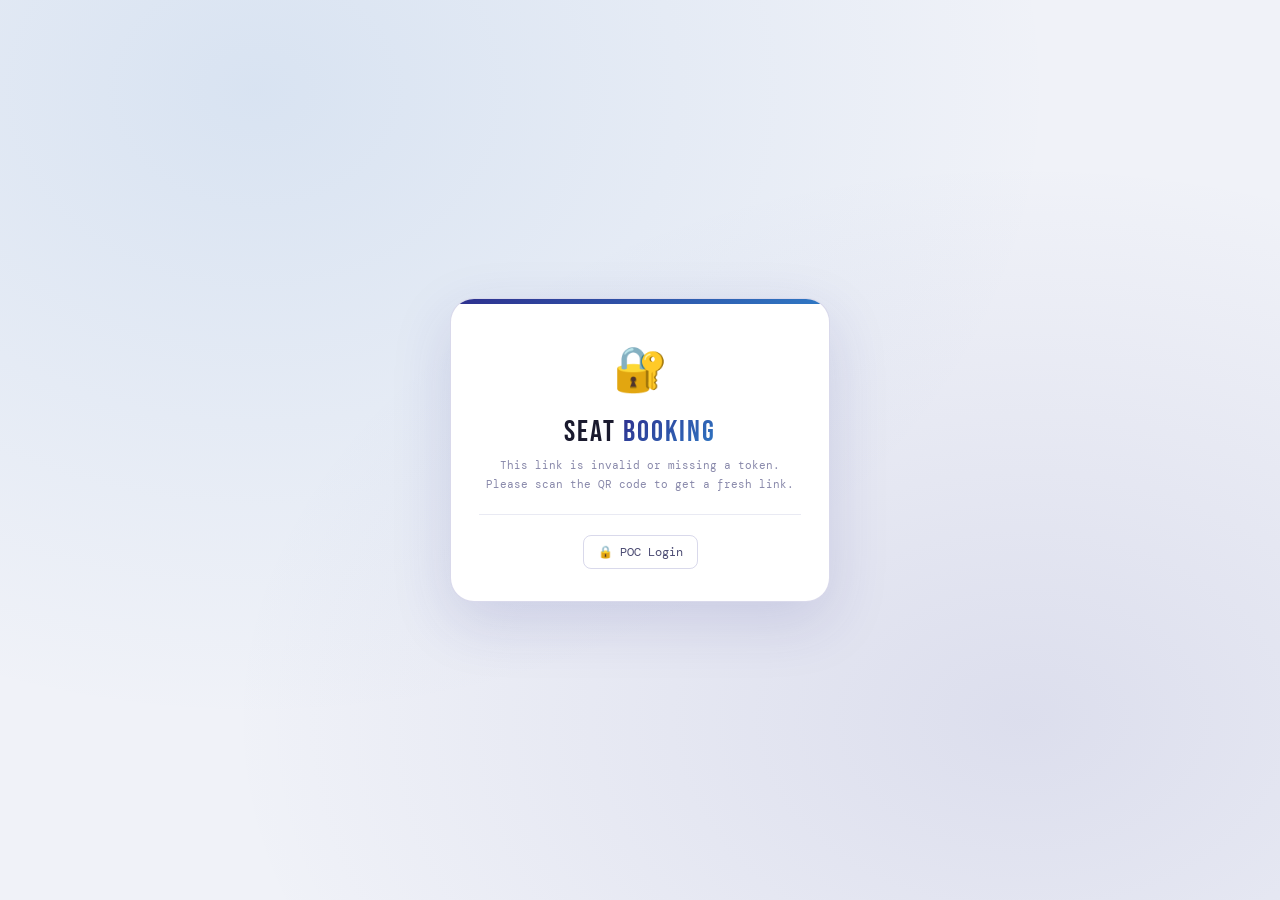
<file: index.html>
<!DOCTYPE html>
<html lang="en">
  <head>
    <meta charset="UTF-8" />
    <meta name="viewport" content="width=device-width, initial-scale=1.0" />
    <title>Mystery Seat Booking</title>
    <link rel="preconnect" href="https://fonts.googleapis.com" />
    <link rel="preconnect" href="https://fonts.gstatic.com" crossorigin />
    <link href="https://fonts.googleapis.com/css2?family=Bebas+Neue&family=DM+Mono:wght@400;500&family=DM+Sans:wght@400;500;600&display=swap" rel="stylesheet" />
    <script type="module" crossorigin src="./assets/index-CvvxbxVZ.js"></script>
    <link rel="stylesheet" crossorigin href="./assets/index-lRGlsxp5.css">
  </head>
  <body>
    <div id="root"></div>
  </body>
</html>
</file>
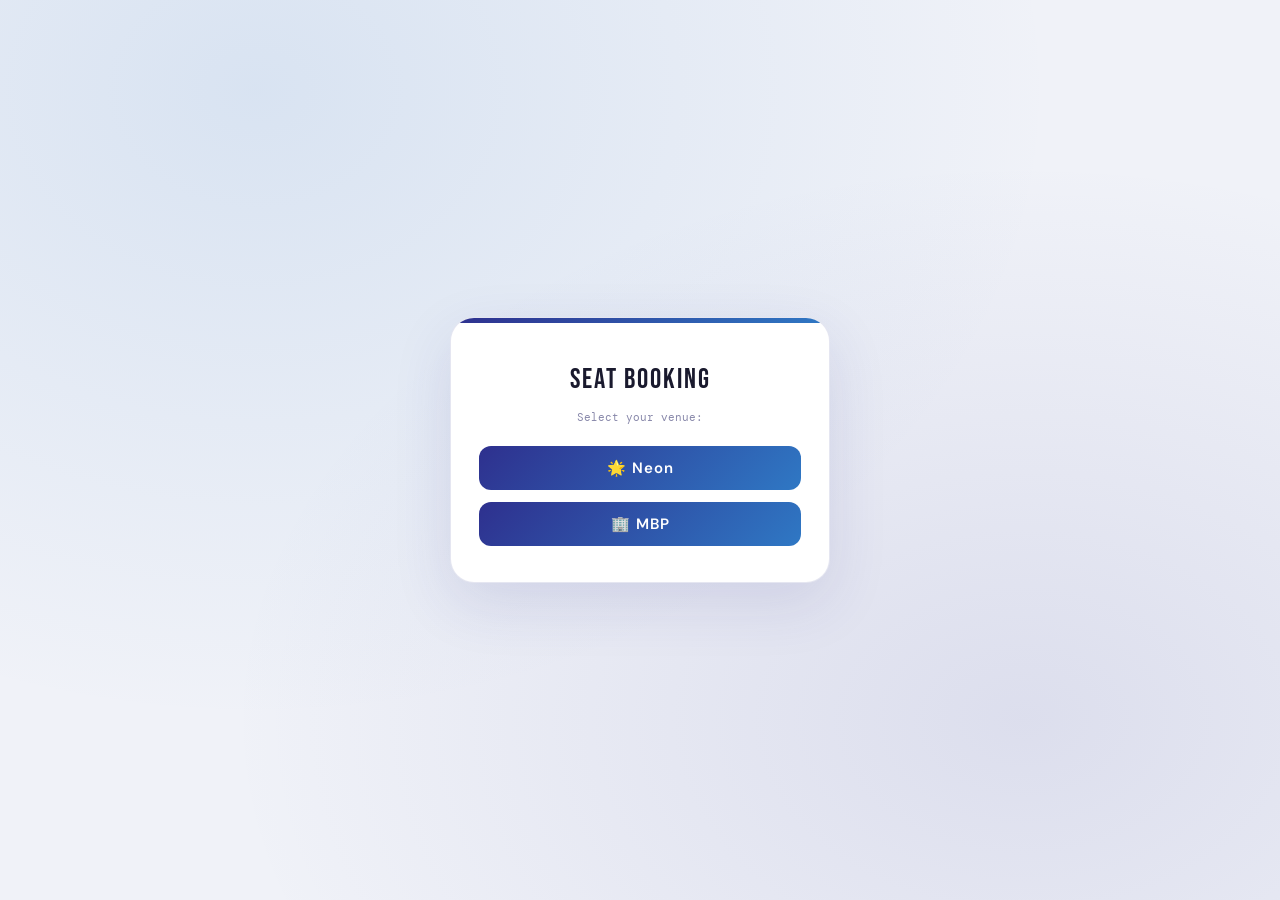
<file: go.html>
<!DOCTYPE html>
<html lang="en">
<head>
  <meta charset="UTF-8" />
  <meta name="viewport" content="width=device-width, initial-scale=1.0" />
  <title>Seat Booking</title>
  <link href="https://fonts.googleapis.com/css2?family=Bebas+Neue&family=DM+Mono:wght@400;500&family=DM+Sans:wght@400;500&display=swap" rel="stylesheet" />
  <style>
    *,*::before,*::after{box-sizing:border-box;margin:0;padding:0}
    body{font-family:'DM Sans',sans-serif;background:#f0f2f8;background-image:radial-gradient(ellipse at 20% 10%,rgba(47,120,196,.12) 0%,transparent 55%),radial-gradient(ellipse at 80% 80%,rgba(46,48,142,.10) 0%,transparent 55%);min-height:100vh;display:flex;align-items:center;justify-content:center;padding:20px;color:#1a1a2e}
    .box{background:#fff;border-radius:24px;width:100%;max-width:380px;overflow:hidden;text-align:center;border:1px solid rgba(46,48,142,.12);box-shadow:0 20px 60px rgba(46,48,142,.12)}
    .stripe{height:5px;background:linear-gradient(135deg,#2E308E,#2F78C4)}
    .inner{padding:40px 28px 36px}
    .spinner{width:44px;height:44px;border-radius:50%;border:3px solid rgba(46,48,142,.15);border-top-color:#2E308E;animation:spin .8s linear infinite;margin:0 auto 24px}
    @keyframes spin{to{transform:rotate(360deg)}}
    .title{font-family:'Bebas Neue',cursive;font-size:28px;letter-spacing:2px;margin-bottom:4px}
    .loc{font-family:'DM Mono',monospace;font-size:13px;font-weight:600;letter-spacing:1px;margin-bottom:12px;background:linear-gradient(135deg,#2E308E,#2F78C4);-webkit-background-clip:text;-webkit-text-fill-color:transparent;background-clip:text}
    .msg{font-family:'DM Mono',monospace;font-size:11px;color:#8888aa;line-height:1.7}
    .pick{display:none;margin-top:20px;gap:12px;flex-direction:column}
    .pickBtn{padding:12px 20px;border:none;border-radius:12px;background:linear-gradient(135deg,#2E308E,#2F78C4);color:#fff;font-family:'DM Sans',sans-serif;font-size:15px;font-weight:600;cursor:pointer;letter-spacing:1px}
    .pickBtn:hover{opacity:.9}
  </style>
</head>
<body>
<div class="box">
  <div class="stripe"></div>
  <div class="inner">
    <div class="spinner" id="spinner"></div>
    <div class="title">Seat Booking</div>
    <div class="loc" id="locLabel"></div>
    <div class="msg" id="msg">Checking your access…</div>
    <div class="pick" id="pick">
      <button class="pickBtn" onclick="go('Neon')">🌟 Neon</button>
      <button class="pickBtn" onclick="go('MBP')">🏢 MBP</button>
    </div>
  </div>
</div>

<script>
  var TOKEN_SECRET = 'msb2026'

  function getToken(loc) {
    var now  = new Date()
    var y    = now.getFullYear()
    var m    = String(now.getMonth() + 1).padStart(2, '0')
    var d    = String(now.getDate()).padStart(2, '0')
    var slot = now.getHours() < 14 ? 'AM' : 'PM'
    return TOKEN_SECRET + '-' + y + m + d + '-' + slot + '-' + loc
  }

  function go(loc) {
    var token = getToken(loc)
    var t     = encodeURIComponent(token)

    // Detect environment and build correct URL
    var origin   = window.location.origin        // https://pksarath007.github.io
    var pathname = window.location.pathname      // /mystery-seat-booking/go.html
    var repoPath = pathname.replace(/\/go\.html.*/, '') // /mystery-seat-booking

    var dest

    if (origin.indexOf('localhost') !== -1 || origin.indexOf('127.0.0.1') !== -1) {
      // Local Vite dev server — use root path
      dest = origin + repoPath.replace(/\/[^/]*$/, '') + '/?t=' + t
      // If repoPath is just '' or '/', go to root
      if (!repoPath || repoPath === '/') dest = origin + '/?t=' + t
    } else {
      // GitHub Pages or any static host — use root of repo folder
      dest = origin + repoPath + '/?t=' + t
    }

    document.getElementById('msg').textContent = 'Loading ' + loc + ' booking…'

    setTimeout(function() {
      window.location.replace(dest)
    }, 300)
  }

  var params = new URLSearchParams(window.location.search)
  var loc    = params.get('loc')

  if (loc && (loc === 'Neon' || loc === 'MBP')) {
    document.getElementById('locLabel').textContent = (loc === 'Neon' ? '🌟 ' : '🏢 ') + loc
    document.getElementById('msg').textContent = 'Access confirmed — loading…'
    go(loc)
  } else {
    document.getElementById('spinner').style.display = 'none'
    document.getElementById('msg').textContent = 'Select your venue:'
    document.getElementById('pick').style.display = 'flex'
  }
</script>
</body>
</html>
</file>
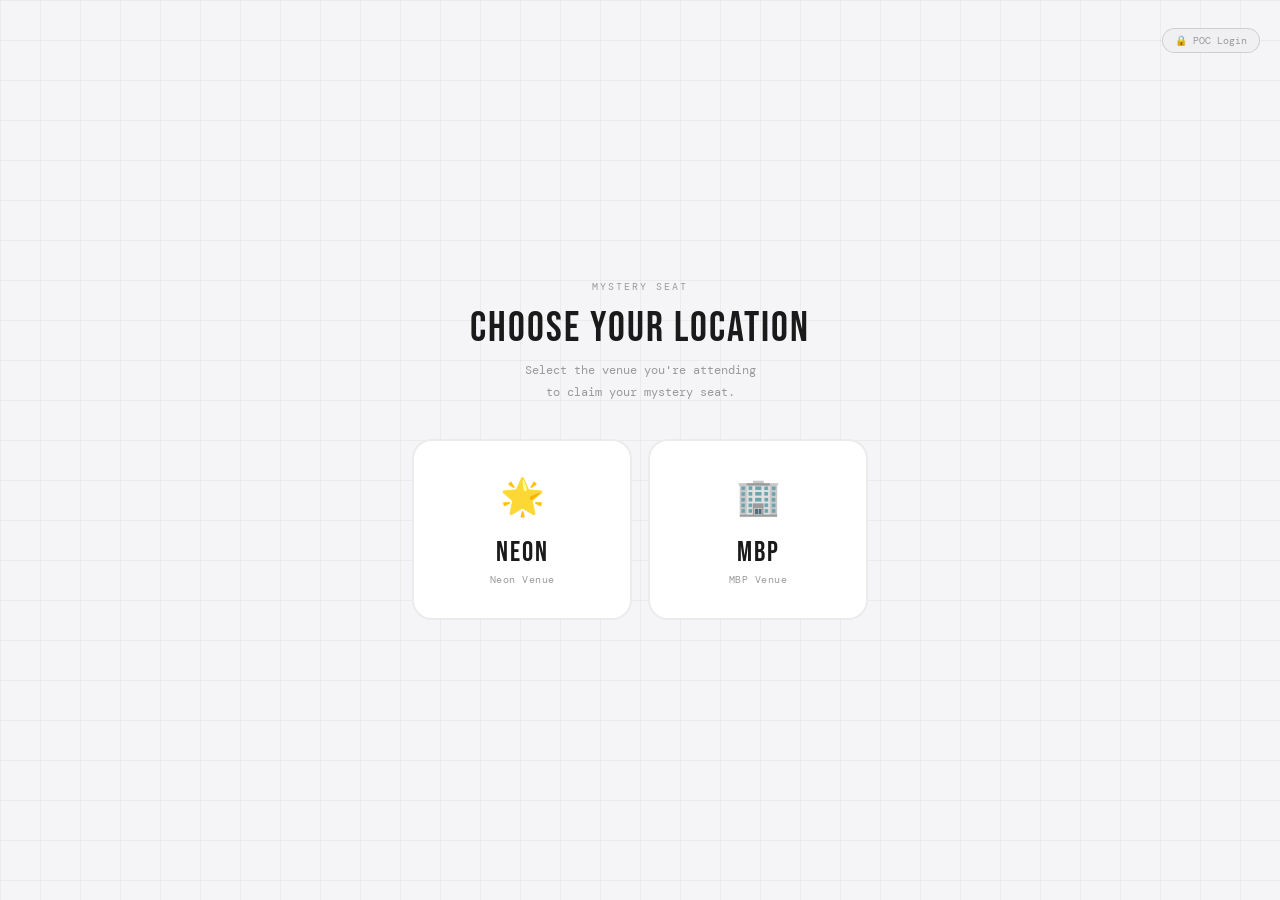
<file: mystery-seat-booking.html>
<!DOCTYPE html>
<html lang="en">
<head>
<meta charset="UTF-8">
<meta name="viewport" content="width=device-width, initial-scale=1.0">
<title>Mystery Seat Booking</title>
<link rel="preconnect" href="https://fonts.googleapis.com">
<link rel="preconnect" href="https://fonts.gstatic.com" crossorigin>
<link href="https://fonts.googleapis.com/css2?family=Bebas+Neue&family=DM+Mono:wght@300;400;500&family=DM+Sans:wght@300;400;500&display=swap" rel="stylesheet">
<style>
  *, *::before, *::after { box-sizing: border-box; margin: 0; padding: 0; }
  :root {
    --bg: #f5f5f7; --surface: #ffffff; --surface2: #f0f0f2; --surface3: #e5e5ea;
    --border: rgba(0,0,0,0.08); --border2: rgba(0,0,0,0.14);
    --accent: #6c63ff; --accent-dim: rgba(108,99,255,0.10); --accent-dim2: rgba(108,99,255,0.06);
    --text: #1a1a1a; --text2: #666666; --text3: #999999;
    --success: #16a34a; --success-dim: rgba(22,163,74,0.1);
    --danger: #dc2626; --danger-dim: rgba(220,38,38,0.08);
  }
  body { font-family: 'DM Sans', sans-serif; background: var(--bg); color: var(--text); min-height: 100vh; overflow-x: hidden; }
  body::before {
    content: ''; position: fixed; inset: 0;
    background-image: linear-gradient(rgba(0,0,0,0.04) 1px, transparent 1px), linear-gradient(90deg, rgba(0,0,0,0.04) 1px, transparent 1px);
    background-size: 40px 40px; pointer-events: none; z-index: 0;
  }
  .page { position: relative; z-index: 1; max-width: 960px; margin: 0 auto; padding: 48px 24px 80px; }

  /* ── HEADER ── */
  .header { display: flex; align-items: flex-end; justify-content: space-between; margin-bottom: 52px; padding-bottom: 24px; border-bottom: 1px solid var(--border); }
  .logo { font-family: 'Bebas Neue', sans-serif; font-size: clamp(44px, 7vw, 72px); line-height: .9; letter-spacing: 2px; }
  .logo span { color: var(--accent); }
  .meta { text-align: right; font-family: 'DM Mono', monospace; font-size: 11px; color: var(--text3); }
  .meta strong { font-size: 20px; color: var(--text2); display: block; margin-bottom: 2px; }
  .poc-btn {
    display: inline-flex; align-items: center; gap: 6px;
    font-family: 'DM Mono', monospace; font-size: 10px;
    padding: 5px 12px; border-radius: 20px; margin-top: 8px; cursor: pointer;
    background: var(--surface2); border: 1px solid var(--border2); color: var(--text3);
    transition: border-color .15s, color .15s, background .15s;
    text-decoration: none;
  }
  .poc-btn:hover { border-color: var(--accent); color: var(--accent); background: var(--accent-dim2); }

  /* ── LOCATION PICKER ── */
  #locationPage { position:relative; z-index:1; }
  .loc-page { display:flex; flex-direction:column; align-items:center; justify-content:center; min-height:100vh; padding:32px 20px; animation:riseIn .5s ease both; }
  .loc-eyebrow { font-family:'DM Mono',monospace; font-size:10px; letter-spacing:2px; text-transform:uppercase; color:var(--text3); margin-bottom:10px; }
  .loc-title { font-family:'Bebas Neue',sans-serif; font-size:42px; letter-spacing:2px; color:var(--text); margin-bottom:6px; text-align:center; }
  .loc-sub { font-family:'DM Mono',monospace; font-size:12px; color:var(--text3); margin-bottom:36px; text-align:center; line-height:1.8; }
  .loc-cards { display:flex; gap:16px; flex-wrap:wrap; justify-content:center; width:100%; max-width:500px; }
  .loc-card {
    flex:1; min-width:180px; max-width:220px; background:var(--surface); border:2px solid var(--border);
    border-radius:20px; padding:32px 20px; text-align:center; cursor:pointer; position:relative; overflow:hidden;
    transition:border-color .2s, transform .2s, box-shadow .2s;
  }
  .loc-card::before { content:''; position:absolute; top:0; left:0; right:0; height:3px; background:var(--accent); transform:scaleX(0); transform-origin:left; transition:transform .3s ease; }
  .loc-card:hover::before { transform:scaleX(1); }
  .loc-card:hover { border-color:var(--border2); transform:translateY(-4px); box-shadow:0 8px 30px rgba(0,0,0,.10),0 0 0 1px rgba(108,99,255,.1); }
  .loc-card:active { transform:translateY(-1px); }
  .loc-icon { font-size:36px; margin-bottom:16px; display:block; }
  .loc-name { font-family:'Bebas Neue',sans-serif; font-size:28px; letter-spacing:2px; color:var(--text); margin-bottom:4px; }
  .loc-desc { font-family:'DM Mono',monospace; font-size:10px; color:var(--text3); letter-spacing:.5px; }
  .loc-header { position:absolute; top:20px; right:20px; }

  /* ── MYSTERY CARD ── */
  .card-wrap { display: flex; justify-content: center; margin-bottom: 52px; }
  .mystery-card {
    width: 100%; max-width: 460px; background: var(--surface); border: 1px solid var(--border);
    border-radius: 24px; cursor: pointer; position: relative; overflow: hidden;
    transition: border-color .25s, transform .25s, background .25s, box-shadow .25s;
    animation: riseIn .5s ease both;
  }
  @keyframes riseIn { from{opacity:0;transform:translateY(20px)} to{opacity:1;transform:translateY(0)} }
  .mystery-card::before { content:''; position:absolute; top:0; left:0; right:0; height:3px; background:var(--accent); transform:scaleX(0); transform-origin:left; transition:transform .35s ease; }
  .mystery-card.idle:hover::before { transform:scaleX(1); }
  .mystery-card.idle:hover { border-color:var(--border2); background:var(--surface2); transform:translateY(-4px); box-shadow:0 8px 30px rgba(0,0,0,.12),0 0 0 1px rgba(108,99,255,.1); }
  .mystery-card.idle:active { transform:translateY(-1px); }
  .mystery-card.expanded { cursor:default; border-color:var(--border2); }
  .mystery-card.all-done { cursor:default; border-color:rgba(74,222,128,.2); background:rgba(74,222,128,.03); }
  .mystery-card.all-done::before { background:var(--success); transform:scaleX(1); }
  .card-glow { position:absolute; top:-80px; left:50%; transform:translateX(-50%); width:340px; height:340px; background:radial-gradient(circle,rgba(108,99,255,.06) 0%,transparent 70%); pointer-events:none; transition:opacity .4s; }
  .mystery-card.expanded .card-glow, .mystery-card.all-done .card-glow { opacity:0; }
  .card-body { padding: 44px 36px 36px; position: relative; }

  /* idle */
  .idle-view { text-align:center; }
  .big-q { font-family:'Bebas Neue',sans-serif; font-size:120px; line-height:1; color:var(--accent); opacity:.13; letter-spacing:-4px; display:block; margin-bottom:-18px; user-select:none; transition:opacity .3s; }
  .mystery-card.idle:hover .big-q { opacity:.24; }
  .card-icon { width:68px; height:68px; border-radius:16px; background:var(--accent-dim2); border:1px solid rgba(108,99,255,.2); display:flex; align-items:center; justify-content:center; font-size:30px; margin:0 auto 22px; transition:background .3s,border-color .3s; }
  .mystery-card.idle:hover .card-icon { background:var(--accent-dim); border-color:rgba(108,99,255,.3); }
  .idle-eyebrow { font-family:'DM Mono',monospace; font-size:10px; letter-spacing:2px; text-transform:uppercase; color:var(--text3); margin-bottom:6px; }
  .idle-title { font-family:'Bebas Neue',sans-serif; font-size:40px; letter-spacing:2px; margin-bottom:10px; }
  .idle-sub { font-family:'DM Mono',monospace; font-size:12px; color:var(--text3); line-height:1.8; margin-bottom:28px; }
  .idle-sub b { color:var(--text2); }
  .pip-row { display:flex; gap:5px; justify-content:center; flex-wrap:wrap; margin-bottom:26px; }
  .pip { height:5px; border-radius:3px; background:var(--surface3); transition:background .4s; }
  .pip.avail { background:var(--accent); opacity:.55; }
  .pip.taken { background:var(--text3); }
  .idle-footer { display:flex; align-items:center; justify-content:space-between; padding-top:18px; border-top:1px solid var(--border); }
  .seats-left { font-family:'DM Mono',monospace; font-size:12px; color:var(--text3); }
  .seats-left b { color:var(--text2); font-size:14px; }
  .cta-pill { font-family:'DM Mono',monospace; font-size:11px; color:var(--accent); letter-spacing:.5px; display:flex; align-items:center; gap:4px; transition:gap .2s; }
  .mystery-card.idle:hover .cta-pill { gap:9px; }

  /* all done */
  .all-done-view { text-align:center; padding:12px 0; }
  .done-icon { font-size:44px; margin-bottom:14px; display:block; }
  .done-title { font-family:'Bebas Neue',sans-serif; font-size:38px; letter-spacing:2px; color:var(--success); margin-bottom:6px; }
  .done-sub { font-family:'DM Mono',monospace; font-size:12px; color:var(--text3); }

  /* form inside card */
  .expanded-view { animation:expandIn .3s ease both; }
  @keyframes expandIn { from{opacity:0;transform:translateY(8px)} to{opacity:1;transform:translateY(0)} }
  .exp-top { display:flex; align-items:center; justify-content:space-between; margin-bottom:22px; }
  .exp-title { font-family:'Bebas Neue',sans-serif; font-size:28px; letter-spacing:1px; }
  .exp-close { width:30px; height:30px; border-radius:8px; background:var(--surface3); border:1px solid var(--border); color:var(--text2); font-size:14px; cursor:pointer; display:flex; align-items:center; justify-content:center; transition:background .15s,color .15s; }
  .exp-close:hover { background:var(--border2); color:var(--text); }
  .step-dots { display:flex; gap:6px; margin-bottom:22px; }
  .step-dot { height:3px; flex:1; border-radius:2px; background:var(--surface3); transition:background .3s; }
  .step-dot.done { background:var(--accent); } .step-dot.active { background:var(--accent); opacity:.5; }
  .field { margin-bottom:14px; }
  .field label { display:block; font-family:'DM Mono',monospace; font-size:10px; text-transform:uppercase; letter-spacing:1.2px; color:var(--text3); margin-bottom:7px; }
  .field input { width:100%; padding:11px 13px; background:var(--surface2); border:1px solid var(--border2); border-radius:10px; color:var(--text); font-size:15px; font-family:'DM Sans',sans-serif; outline:none; transition:border-color .15s,background .15s; }
  .field input::placeholder { color:var(--text3); }
  .field input:focus { border-color:var(--accent); background:var(--surface3); }
  .field .err { font-size:11px; color:var(--danger); font-family:'DM Mono',monospace; margin-top:5px; display:none; }
  .field.bad input { border-color:var(--danger); }
  .field.bad .err { display:block; }
  .dupe-warn { display:none; background:var(--danger-dim); border:1px solid rgba(255,107,107,.2); border-radius:9px; padding:10px 13px; margin-bottom:14px; font-size:12px; color:var(--danger); font-family:'DM Mono',monospace; line-height:1.6; }
  .btn-primary { width:100%; padding:13px 18px; background:var(--accent); border:none; border-radius:10px; color:#ffffff; font-size:14px; font-family:'DM Sans',sans-serif; font-weight:500; cursor:pointer; transition:opacity .15s,transform .1s; display:flex; align-items:center; justify-content:center; gap:8px; }
  .btn-primary:hover { opacity:.88; } .btn-primary:active { transform:scale(.98); } .btn-primary:disabled { opacity:.35; cursor:not-allowed; }
  .spinner { width:14px; height:14px; border:2px solid rgba(0,0,0,.2); border-top-color:#ffffff; border-radius:50%; animation:spin .7s linear infinite; display:none; }
  @keyframes spin { to{transform:rotate(360deg)} }

  /* card image */
  .card-img-reveal {
    width: 180px; height: 180px;
    border-radius: 20px;
    object-fit: contain;
    background: transparent;
    margin: 0 auto 16px;
    display: block;
    border: none;
    outline: none;
    box-shadow: none;
    animation: popIn .55s cubic-bezier(.34,1.56,.64,1) both;
  }

  /* result */
  .result-view { text-align:center; animation:expandIn .3s ease both; }
  .result-badge { display:inline-flex; align-items:center; gap:10px; background:var(--accent); color:#ffffff; font-family:'Bebas Neue',sans-serif; font-size:26px; letter-spacing:1px; padding:14px 28px; border-radius:16px; margin:0 auto 18px; animation:popIn .5s cubic-bezier(.34,1.56,.64,1) both; box-shadow:0 4px 20px rgba(108,99,255,.25); }
  @keyframes popIn { 0%{transform:scale(.4) rotate(-6deg);opacity:0} 60%{transform:scale(1.1) rotate(2deg);opacity:1} 100%{transform:scale(1) rotate(0);opacity:1} }
  @keyframes fadeUp { from{transform:translateY(8px);opacity:0} to{transform:none;opacity:1} }
  .result-label { font-family:'DM Mono',monospace; font-size:10px; letter-spacing:1.5px; text-transform:uppercase; color:var(--text3); margin-bottom:5px; animation:fadeUp .4s .18s ease both; }
  .result-heading { font-family:'Bebas Neue',sans-serif; font-size:28px; letter-spacing:1px; margin-bottom:4px; animation:fadeUp .4s .22s ease both; }
  .result-sub { font-family:'DM Mono',monospace; font-size:12px; color:var(--text3); margin-bottom:20px; animation:fadeUp .4s .26s ease both; }
  .result-pips { display:flex; gap:6px; justify-content:center; margin-bottom:20px; animation:fadeUp .4s .28s ease both; }
  .res-pip { height:7px; width:28px; border-radius:4px; background:var(--surface3); }
  .res-pip.booked { background:var(--accent); opacity:.6; }
  .res-pip.this { background:var(--accent); box-shadow:0 0 8px rgba(108,99,255,.4); }
  .detail-grid { background:var(--surface2); border:1px solid var(--border); border-radius:12px; overflow:hidden; margin-bottom:18px; text-align:left; animation:fadeUp .4s .32s ease both; }
  .detail-row { display:flex; align-items:center; justify-content:space-between; padding:10px 15px; border-bottom:1px solid var(--border); font-size:13px; }
  .detail-row:last-child { border-bottom:none; }
  .dk { color:var(--text3); font-family:'DM Mono',monospace; font-size:10px; letter-spacing:.5px; }
  .dv { color:var(--text); font-family:'DM Mono',monospace; font-weight:500; }
  .done-btn-wrap { animation:fadeUp .4s .36s ease both; }

  /* ── POC LOGIN OVERLAY ── */
  .overlay {
    display: none; position: fixed; inset: 0; z-index: 200;
    background: rgba(0,0,0,0.5); backdrop-filter: blur(8px);
    align-items: center; justify-content: center; padding: 16px;
  }
  .overlay.show { display: flex; }
  .login-box {
    background: var(--surface); border: 1px solid var(--border2);
    border-radius: 20px; width: 100%; max-width: 380px;
    overflow: hidden; animation: modalIn .22s cubic-bezier(.34,1.56,.64,1);
  }
  @keyframes modalIn { from{transform:scale(.92) translateY(12px);opacity:0} to{transform:none;opacity:1} }
  .login-stripe { height: 4px; background: var(--accent); }
  .login-inner { padding: 28px; }
  .login-icon { width: 48px; height: 48px; border-radius: 12px; background: var(--accent-dim2); border: 1px solid rgba(108,99,255,.2); display: flex; align-items: center; justify-content: center; font-size: 22px; margin-bottom: 16px; }
  .login-title { font-family: 'Bebas Neue', sans-serif; font-size: 26px; letter-spacing: 1px; margin-bottom: 4px; }
  .login-sub { font-family: 'DM Mono', monospace; font-size: 11px; color: var(--text3); margin-bottom: 22px; }
  .login-err { display:none; background:var(--danger-dim); border:1px solid rgba(255,107,107,.2); border-radius:8px; padding:9px 12px; margin-bottom:14px; font-size:11px; color:var(--danger); font-family:'DM Mono',monospace; }
  .login-actions { display: flex; gap: 8px; margin-top: 18px; }
  .btn-ghost { padding: 12px 16px; background: var(--surface2); border: 1px solid var(--border2); border-radius: 10px; color: var(--text2); font-size: 13px; font-family: 'DM Mono', monospace; cursor: pointer; transition: background .15s, color .15s; white-space: nowrap; }
  .btn-ghost:hover { background: var(--surface3); color: var(--text); }

  /* ── POC DASHBOARD ── */
  .poc-page { display: none; }
  .poc-page.show { display: block; animation: riseIn .4s ease both; }
  .poc-header { display: flex; align-items: center; justify-content: space-between; margin-bottom: 28px; flex-wrap: wrap; gap: 12px; }
  .poc-title { font-family: 'Bebas Neue', sans-serif; font-size: 32px; letter-spacing: 1px; }
  .poc-title span { color: var(--accent); }
  .poc-actions { display: flex; gap: 10px; align-items: center; }
  .btn-download {
    display: inline-flex; align-items: center; gap: 7px;
    padding: 10px 18px; background: var(--accent); border: none; border-radius: 10px;
    color: #ffffff; font-size: 13px; font-family: 'DM Sans', sans-serif; font-weight: 500;
    cursor: pointer; transition: opacity .15s;
  }
  .btn-download:hover { opacity: .85; }
  .btn-logout { padding: 10px 16px; background: var(--surface2); border: 1px solid var(--border2); border-radius: 10px; color: var(--text3); font-size: 12px; font-family: 'DM Mono', monospace; cursor: pointer; transition: background .15s, color .15s; }
  .btn-logout:hover { background: var(--surface3); color: var(--text); }

  /* stat cards */
  .poc-stats { display: grid; grid-template-columns: repeat(auto-fill, minmax(160px, 1fr)); gap: 12px; margin-bottom: 28px; }
  .stat-card { background: var(--surface); border: 1px solid var(--border); border-radius: 14px; padding: 18px 20px; }
  .stat-card .sc-val { font-family: 'Bebas Neue', sans-serif; font-size: 32px; letter-spacing: 1px; color: var(--accent); }
  .stat-card .sc-lbl { font-family: 'DM Mono', monospace; font-size: 10px; text-transform: uppercase; letter-spacing: 1px; color: var(--text3); margin-top: 2px; }

  /* card breakdown */
  .card-breakdown { display: grid; grid-template-columns: repeat(auto-fill, minmax(160px, 1fr)); gap: 10px; margin-bottom: 28px; }
  .cb-card { background: var(--surface); border: 1px solid var(--border); border-radius: 12px; padding: 14px 16px; }
  .cb-name { font-family: 'DM Mono', monospace; font-size: 11px; color: var(--text2); margin-bottom: 6px; }
  .cb-bar-wrap { background: var(--surface3); border-radius: 4px; height: 6px; margin-bottom: 6px; overflow: hidden; }
  .cb-bar { height: 100%; border-radius: 4px; background: var(--accent); transition: width .6s ease; }
  .cb-bar.full { background: var(--success); }
  .cb-meta { font-family: 'DM Mono', monospace; font-size: 10px; color: var(--text3); }
  .cb-meta b { color: var(--text2); }

  /* log table */
  .table-wrap { background: var(--surface); border: 1px solid var(--border); border-radius: 16px; overflow: hidden; }
  .table-top { display: flex; align-items: center; justify-content: space-between; padding: 16px 20px; border-bottom: 1px solid var(--border); }
  .table-label { font-family: 'DM Mono', monospace; font-size: 11px; text-transform: uppercase; letter-spacing: 1.5px; color: var(--text3); }
  .table-count { font-family: 'DM Mono', monospace; font-size: 11px; color: var(--text3); background: var(--surface2); padding: 3px 9px; border-radius: 20px; border: 1px solid var(--border); }
  .table-scroll { overflow-x: auto; }
  table { width: 100%; border-collapse: collapse; font-size: 13px; }
  th { font-family: 'DM Mono', monospace; font-size: 10px; text-transform: uppercase; letter-spacing: 1px; color: var(--text3); text-align: left; padding: 10px 16px 10px; border-bottom: 1px solid var(--border); white-space: nowrap; }
  td { padding: 11px 16px; color: var(--text2); border-bottom: 1px solid var(--border); font-family: 'DM Mono', monospace; white-space: nowrap; }
  tr:last-child td { border-bottom: none; }
  .td-name { color: var(--text); font-weight: 500; }
  .tag { display:inline-block; background:var(--accent-dim); color:var(--accent); border:1px solid rgba(108,99,255,.2); padding:2px 8px; border-radius:4px; font-size:10px; }
  .tag.green { background:var(--success-dim); color:var(--success); border-color:rgba(74,222,128,.2); }
  .log-empty { text-align:center; padding:36px; font-family:'DM Mono',monospace; font-size:12px; color:var(--text3); }
</style>
</head>
<body>

<!-- LOCATION PICKER -->
<div id="locationPage">
  <div class="loc-header">
    <a class="poc-btn" onclick="openLoginOverlay()">🔒 POC Login</a>
  </div>
  <div class="loc-page">
    <div class="loc-eyebrow">Mystery Seat</div>
    <div class="loc-title">Choose Your Location</div>
    <div class="loc-sub">Select the venue you're attending<br>to claim your mystery seat.</div>
    <div class="loc-cards">
      <div class="loc-card" onclick="selectLocation('Neon')">
        <span class="loc-icon">🌟</span>
        <div class="loc-name">Neon</div>
        <div class="loc-desc">Neon Venue</div>
      </div>
      <div class="loc-card" onclick="selectLocation('MBP')">
        <span class="loc-icon">🏢</span>
        <div class="loc-name">MBP</div>
        <div class="loc-desc">MBP Venue</div>
      </div>
    </div>
  </div>
</div>

<div class="page" id="publicPage" style="display:none">

  <header class="header">
    <div class="logo">MYSTERY<br><span>SEAT</span></div>
    <div class="meta">
      <strong id="statFilled">0/24</strong>
      seats filled<br>
     
      <br>
      <a class="poc-btn" onclick="openLoginOverlay()">🔒 POC Login</a>
    </div>
  </header>

  <div class="card-wrap">
    <div class="mystery-card idle" id="mainCard">
      <div class="card-glow"></div>
      <div class="card-body" id="cardBody"></div>
    </div>
  </div>

</div>

<!-- POC LOGIN OVERLAY -->
<div class="overlay" id="loginOverlay">
  <div class="login-box">
    <div class="login-stripe"></div>
    <div class="login-inner">
      <div class="login-icon">🔐</div>
      <div class="login-title">POC Access</div>
      <div class="login-sub">Enter your credentials to view the booking log.</div>
      <div class="login-err" id="loginErr">Incorrect username or password.</div>
      <div class="field" id="lff-user">
        <label>Username</label>
        <input type="text" id="l-user" placeholder="Enter username" autocomplete="off"
          onkeydown="if(event.key==='Enter')document.getElementById('l-pass').focus()" />
        <div class="err">Required.</div>
      </div>
      <div class="field" id="lff-pass">
        <label>Password</label>
        <input type="password" id="l-pass" placeholder="Enter password"
          onkeydown="if(event.key==='Enter')attemptLogin()" />
        <div class="err">Required.</div>
      </div>
      <div class="login-actions">
        <button class="btn-ghost" onclick="closeLoginOverlay()">Cancel</button>
        <button class="btn-primary" style="flex:1" onclick="attemptLogin()">Login →</button>
      </div>
    </div>
  </div>
</div>

<!-- POC DASHBOARD (hidden until logged in) -->
<div class="poc-page" id="pocPage">
  <div class="page">
    <div class="poc-header">
      <div>
        <div class="poc-title">Booking <span>Dashboard</span></div>
        <div style="font-family:'DM Mono',monospace;font-size:11px;color:var(--text3);margin-top:2px;">
          POC view · All Locations
          &nbsp;·&nbsp; <span id="lastResetInfo" style="color:var(--accent)"></span>
        </div>
      </div>
      <div class="poc-actions">
        <button class="btn-download" onclick="downloadExcel()">⬇ Download Excel</button>
        <button class="btn-ghost" onclick="manualReset()" style="border-color:rgba(255,107,107,.3);color:var(--danger)" title="Clear all bookings and reset cards">↺ Reset</button>
        <button class="btn-logout" onclick="logoutPoc()">Logout</button>
      </div>
    </div>

    <!-- Stats -->
    <div style="display:flex;gap:12px;margin-bottom:8px;flex-wrap:wrap;">
      <div style="flex:1;min-width:240px;">
        <div style="font-family:'DM Mono',monospace;font-size:11px;font-weight:600;color:var(--accent);text-transform:uppercase;letter-spacing:.08em;margin-bottom:8px;">🏢 MBP</div>
        <div class="poc-stats" id="pocStatsMBP"></div>
      </div>
      <div style="flex:1;min-width:240px;">
        <div style="font-family:'DM Mono',monospace;font-size:11px;font-weight:600;color:var(--accent);text-transform:uppercase;letter-spacing:.08em;margin-bottom:8px;">🌟 Neon</div>
        <div class="poc-stats" id="pocStatsNeon"></div>
      </div>
    </div>

    <!-- Table breakdown -->
    <div style="display:flex;gap:12px;margin-bottom:16px;flex-wrap:wrap;">
      <div style="flex:1;min-width:240px;">
        <div class="card-breakdown" id="cardBreakdownMBP"></div>
      </div>
      <div style="flex:1;min-width:240px;">
        <div class="card-breakdown" id="cardBreakdownNeon"></div>
      </div>
    </div>

    <!-- Bookings table -->
    <div class="table-wrap">
      <div class="table-top">
        <span class="table-label">All Bookings</span>
        <span class="table-count" id="pocTableCount">0</span>
      </div>
      <div class="table-scroll">
        <div id="pocTableBody"></div>
      </div>
    </div>

    <div style="margin-top:16px;text-align:right">
      <button class="btn-ghost" onclick="logoutPoc()">← Back to booking page</button>
    </div>
  </div>
</div>

<script>
// ── CREDENTIALS ─────────────────────────────────────────────
const POC_USER = 'studio';
const POC_PASS = 'studio@123';

// ── CONFIG ───────────────────────────────────────────────────
const STORAGE_KEY = 'mysterySeats_v5';
let selectedLocation = null;
const CARD_IMGS = {
  C1: '[data-uri]',
  C2: '[data-uri]',
  C3: '[data-uri]',
  C4: '[data-uri]',
  C5: '[data-uri]',
  N1: '[data-uri]',
  N2: '[data-uri]',
  N3: '[data-uri]',
  N4: '[data-uri]',
  N5: '[data-uri]',
  N6: '[data-uri]'
};const LOCATION_DEFS = {
  MBP: [
    { id:'C1', label:'Table 1', seats:4 },
    { id:'C2', label:'Table 2', seats:4 },
    { id:'C3', label:'Table 3', seats:4 },
    { id:'C4', label:'Table 4', seats:6 },
    { id:'C5', label:'Table 5', seats:6 },
  ],
  Neon: [
    { id:'N1', label:'Table 1', seats:4 },
    { id:'N2', label:'Table 2', seats:6 },
    { id:'N3', label:'Table 3', seats:4 },
    { id:'N4', label:'Table 4', seats:4 },
    { id:'N5', label:'Table 5', seats:6 },
    { id:'N6', label:'Table 6', seats:4 },
  ],
};
function CARD_DEFS() { return LOCATION_DEFS[selectedLocation] || []; }
function TOTAL_SEATS() { return CARD_DEFS().reduce((s,c) => s + c.seats, 0); }

// ── STATE ────────────────────────────────────────────────────
function emptyLocState() { return { bookings:[], empIds:{} }; }
function loadState() {
  try {
    const s = JSON.parse(localStorage.getItem(STORAGE_KEY));
    if (!s) return { MBP: emptyLocState(), Neon: emptyLocState(), lastReset: null };
    // Migrate old flat state format
    if (s.bookings && !s.MBP) return { MBP: { bookings: s.bookings, empIds: s.empIds||{} }, Neon: emptyLocState(), lastReset: s.lastReset||null };
    return s;
  } catch { return { MBP: emptyLocState(), Neon: emptyLocState(), lastReset: null }; }
}
function saveState(s) { try { localStorage.setItem(STORAGE_KEY, JSON.stringify(s)); } catch {} }
function locState() { return state[selectedLocation] || emptyLocState(); }

// ── DAILY 6AM RESET ──────────────────────────────────────────
function getTodayResetKey() {
  const now = new Date();
  const resetToday = new Date(now.getFullYear(), now.getMonth(), now.getDate(), 6, 0, 0);
  const resetDate = now < resetToday
    ? new Date(now.getFullYear(), now.getMonth(), now.getDate() - 1, 6, 0, 0)
    : resetToday;
  return resetDate.toISOString().split('T')[0];
}

function checkAndApplyDailyReset(s) {
  const todayKey = getTodayResetKey();
  if (s.lastReset !== todayKey) {
    s.MBP  = emptyLocState();
    s.Neon = emptyLocState();
    s.lastReset = todayKey;
    saveState(s);
  }
  return s;
}

function scheduleNextReset() {
  const now  = new Date();
  const next = new Date(now.getFullYear(), now.getMonth(), now.getDate(), 6, 0, 0);
  if (now >= next) next.setDate(next.getDate() + 1);
  const msUntil = next - now;
  setTimeout(() => {
    state = checkAndApplyDailyReset(state);
    if (availableCards().length) showIdleView();
    else showAllDoneView();
    scheduleNextReset();
  }, msUntil);
}

let state = checkAndApplyDailyReset(loadState());
scheduleNextReset();

function selectLocation(loc) {
  selectedLocation = loc;
  document.getElementById('locationPage').style.display = 'none';
  document.getElementById('publicPage').style.display = '';
  if (availableCards().length) showIdleView();
  else showAllDoneView();
}
let pocLoggedIn = false;

function bookedFor(id)   { return locState().bookings.filter(b => b.cardId === id).length; }
function availFor(def)   { return def.seats - bookedFor(def.id); }
function isCardFull(d)   { return availFor(d) <= 0; }
function availableCards(){ return CARD_DEFS().filter(d => !isCardFull(d)); }
function totalBooked()   { return locState().bookings.length; }

function assignNextSeat(cardId, total) {
  const taken = locState().bookings.filter(b => b.cardId === cardId).map(b => b.seat);
  for (let s = 1; s <= total; s++) if (!taken.includes(s)) return s;
  return null;
}
function pickRandomCard() {
  const pool = availableCards();
  if (!pool.length) return null;
  return pool[Math.floor(Math.random() * pool.length)];
}

// ── LOGIN / LOGOUT ───────────────────────────────────────────
function openLoginOverlay() {
  document.getElementById('loginOverlay').classList.add('show');
  document.getElementById('l-user').value = '';
  document.getElementById('l-pass').value = '';
  document.getElementById('loginErr').style.display = 'none';
  setTimeout(() => document.getElementById('l-user').focus(), 80);
}
function closeLoginOverlay() {
  document.getElementById('loginOverlay').classList.remove('show');
}

function attemptLogin() {
  const u = document.getElementById('l-user').value.trim();
  const p = document.getElementById('l-pass').value;
  document.getElementById('loginErr').style.display = 'none';

  if (!u || !p) {
    document.getElementById('loginErr').textContent = 'Please enter both fields.';
    document.getElementById('loginErr').style.display = 'block';
    return;
  }
  if (u !== POC_USER || p !== POC_PASS) {
    document.getElementById('loginErr').textContent = 'Incorrect username or password.';
    document.getElementById('loginErr').style.display = 'block';
    document.getElementById('l-pass').value = '';
    return;
  }

  pocLoggedIn = true;
  closeLoginOverlay();
  showPocDashboard();
}

function manualReset() {
  if (!confirm('Reset ALL bookings for both MBP and Neon? This cannot be undone.')) return;
  state['MBP'] = emptyLocState();
  state['Neon'] = emptyLocState();
  state.lastReset = getTodayResetKey();
  saveState(state);
  if (selectedLocation && availableCards().length) showIdleView();
  else if (selectedLocation) showAllDoneView();
  showPocDashboard();
}

function logoutPoc() {
  pocLoggedIn = false;
  document.getElementById('pocPage').classList.remove('show');
  if (selectedLocation) {
    document.getElementById('publicPage').style.display = '';
  } else {
    document.getElementById('locationPage').style.display = '';
  }
}

// ── POC DASHBOARD ────────────────────────────────────────────
function showPocDashboard() {
  document.getElementById('publicPage').style.display = 'none';
  document.getElementById('locationPage').style.display = 'none';
  const dash = document.getElementById('pocPage');
  dash.classList.add('show');

  const nextReset = new Date();
  nextReset.setHours(6, 0, 0, 0);
  if (new Date() >= nextReset) nextReset.setDate(nextReset.getDate() + 1);
  const nextResetStr = nextReset.toLocaleDateString('en-GB', {day:'2-digit',month:'short'}) + ' at 6:00 AM';
  const lastResetEl = document.getElementById('lastResetInfo');
  if (lastResetEl) lastResetEl.textContent = `Next auto-reset: ${nextResetStr}`;

  renderPocStats();
  renderCardBreakdown();
  renderPocTable();
}

function renderPocStats() {
  ['MBP', 'Neon'].forEach(loc => {
    const locDefs = LOCATION_DEFS[loc];
    const locBookings = state[loc].bookings;
    const totalSeats = locDefs.reduce((s, c) => s + c.seats, 0);
    const booked = locBookings.length;
    const avail = totalSeats - booked;
    const tablesActive = locDefs.filter(d => locBookings.filter(b => b.cardId === d.id).length < d.seats).length;
    document.getElementById('pocStats' + loc).innerHTML = `
      <div class="stat-card"><div class="sc-val">${booked}</div><div class="sc-lbl">Total Booked</div></div>
      <div class="stat-card"><div class="sc-val" style="color:var(--success)">${avail}</div><div class="sc-lbl">Seats Remaining</div></div>
      <div class="stat-card"><div class="sc-val">${totalSeats}</div><div class="sc-lbl">Total Seats</div></div>
      <div class="stat-card"><div class="sc-val" style="color:var(--text2)">${tablesActive}</div><div class="sc-lbl">Tables Active</div></div>`;
  });
}

function renderCardBreakdown() {
  ['MBP', 'Neon'].forEach(loc => {
    const locDefs = LOCATION_DEFS[loc];
    const locBookings = state[loc].bookings;
    document.getElementById('cardBreakdown' + loc).innerHTML = locDefs.map(def => {
      const b = locBookings.filter(bk => bk.cardId === def.id).length;
      const pct = Math.round((b / def.seats) * 100);
      const full = b >= def.seats;
      return `
        <div class="cb-card">
          <div class="cb-name">${def.label}</div>
          <div class="cb-bar-wrap"><div class="cb-bar ${full?'full':''}" style="width:${pct}%"></div></div>
          <div class="cb-meta"><b>${b}/${def.seats}</b> booked ${full ? '· <span style="color:var(--success)">Full</span>' : ''}</div>
        </div>`;
    }).join('');
  });
}

function renderPocTable() {
  const allBookings = [
    ...state['MBP'].bookings.map(b => ({...b, location: 'MBP'})),
    ...state['Neon'].bookings.map(b => ({...b, location: 'Neon'}))
  ];
  const n = allBookings.length;
  document.getElementById('pocTableCount').textContent = n + ' booking' + (n!==1?'s':'');

  if (n === 0) {
    document.getElementById('pocTableBody').innerHTML = '<div class="log-empty">No bookings yet.</div>';
    return;
  }

  const rows = allBookings.map((b, i) => `
    <tr>
      <td style="color:var(--text3)">${i + 1}</td>
      <td class="td-name">${b.name}</td>
      <td>${b.empId}</td>
      <td><span class="tag">${b.location||'—'}</span></td>
      <td><span class="tag">${b.cardLabel}</span></td>
      <td><span class="tag">Seat ${b.seat}</span></td>
    </tr>`).join('');

  document.getElementById('pocTableBody').innerHTML = `
    <table>
      <thead><tr><th>#</th><th>Name</th><th>Employee ID</th><th>Location</th><th>Table</th><th>Seat</th></tr></thead>
      <tbody>${rows}</tbody>
    </table>`;
}

// ── EXCEL DOWNLOAD ────────────────────────────────────────────
function downloadExcel() {
  const allBookings = [
    ...state['MBP'].bookings.map(b => ({...b, location: 'MBP'})),
    ...state['Neon'].bookings.map(b => ({...b, location: 'Neon'}))
  ];
  if (!allBookings.length) { alert('No bookings to export.'); return; }

  const BOM = '\uFEFF';
  const headers = ['#', 'Name', 'Employee ID', 'Location', 'Table', 'Seat No.'];
  const rows = allBookings.map((b, i) => [
    i + 1,
    `"${b.name.replace(/"/g,'""')}"`,
    `"${b.empId}"`,
    `"${b.location||'—'}"`,
    `"${b.cardLabel}"`,
    `"Seat ${b.seat}"`
  ].join(','));

  const csv = BOM + [headers.join(','), ...rows].join('\r\n');
  const blob = new Blob([csv], { type: 'text/csv;charset=utf-8;' });
  const url  = URL.createObjectURL(blob);
  const a    = document.createElement('a');
  a.href = url;
  a.download = `seat-bookings-${new Date().toLocaleDateString('en-GB').replace(/\//g,'-')}.csv`;
  document.body.appendChild(a);
  a.click();
  document.body.removeChild(a);
  URL.revokeObjectURL(url);
}

// ── PUBLIC PAGE ───────────────────────────────────────────────
function updateStats() {
  document.getElementById('statFilled').textContent = `${totalBooked()}/${TOTAL_SEATS()}`;
}

function buildPips(containerId) {
  const wrap = document.getElementById(containerId);
  if (!wrap) return;
  wrap.innerHTML = '';
  CARD_DEFS().forEach(def => {
    const b = bookedFor(def.id);
    for (let i = 0; i < def.seats; i++) {
      const p = document.createElement('div');
      p.style.width = '18px';
      p.className = 'pip ' + (i < b ? 'taken' : 'avail');
      wrap.appendChild(p);
    }
  });
}

function showIdleView() {
  const card = document.getElementById('mainCard');
  card.className = 'mystery-card idle';
  card.onclick = handleCardClick;
  const avail = TOTAL_SEATS() - totalBooked();

  document.getElementById('cardBody').innerHTML = `
    <div class="idle-view">
      <span class="big-q">?</span>
      <div class="card-icon">🎟️</div>
      <div class="idle-eyebrow">Mystery Seat &nbsp;·&nbsp; ${selectedLocation}</div>
      <div class="idle-title">Claim Your Spot</div>
      <div class="idle-sub">Click to enter your details and get<br><b>randomly assigned</b> a card & seat.</div>
      <div class="pip-row" id="heroPips"></div>
      <div class="idle-footer">
        <div class="seats-left"><b>${avail}</b> seat${avail!==1?'s':''} remaining</div>
        <div class="cta-pill">BOOK NOW →</div>
      </div>
    </div>`;
  buildPips('heroPips');
  updateStats();
}

function showAllDoneView() {
  const card = document.getElementById('mainCard');
  card.className = 'mystery-card all-done';
  card.onclick = null;
  document.getElementById('cardBody').innerHTML = `
    <div class="all-done-view">
      <span class="done-icon">🎉</span>
      <div class="done-title">All Seats Booked!</div>
      <div class="done-sub">Every card has been fully claimed. Thank you!</div>
    </div>`;
  updateStats();
}

function handleCardClick() {
  if (!availableCards().length) return;
  showFormView();
}

function showFormView() {
  const card = document.getElementById('mainCard');
  card.className = 'mystery-card expanded';
  card.onclick = null;
  document.getElementById('cardBody').innerHTML = `
    <div class="expanded-view">
      <div class="exp-top">
        <div class="exp-title">Enter Details</div>
        <button class="exp-close" onclick="cancelForm()">✕</button>
      </div>
      <div class="step-dots">
        <div class="step-dot active"></div>
        <div class="step-dot"></div>
      </div>
      <div class="dupe-warn" id="dupeWarn">⚠ This Employee ID has already been used.</div>
      <div class="field" id="ff-name">
        <label>Full Name</label>
        <input type="text" id="inp-name" placeholder="Enter your full name" autocomplete="off" />
        <div class="err">Please enter your name.</div>
      </div>
      <div class="field" id="ff-empid">
        <label>Employee ID</label>
        <input type="text" id="inp-empid" placeholder="e.g. EMP001234" maxlength="20" autocomplete="off"
          oninput="onEmpIdInput()" onkeydown="if(event.key==='Enter')submitForm()" />
        <div class="err">Please enter your Employee ID.</div>
      </div>
      <button class="btn-primary" id="submitBtn" onclick="submitForm()">
        <span class="spinner" id="btnSpinner"></span>
        <span id="btnLabel">Reveal My Card →</span>
      </button>
    </div>`;
  document.getElementById('inp-name').focus();
}

function cancelForm() {
  if (availableCards().length) showIdleView();
  else showAllDoneView();
}

function onEmpIdInput() {
  const empId = document.getElementById('inp-empid').value.trim();
  const used  = empId.length >= 2 && !!(locState().empIds?.[empId]);
  document.getElementById('dupeWarn').style.display = used ? 'block' : 'none';
  document.getElementById('submitBtn').disabled = used;
  document.getElementById('ff-empid').classList.remove('bad');
}

async function submitForm() {
  const name  = document.getElementById('inp-name').value.trim();
  const empId = document.getElementById('inp-empid').value.trim();
  let ok = true;
  document.getElementById('ff-name').classList.remove('bad');
  document.getElementById('ff-empid').classList.remove('bad');
  if (!name)  { document.getElementById('ff-name').classList.add('bad');  ok = false; }
  if (!empId) { document.getElementById('ff-empid').classList.add('bad'); ok = false; }
  if (!ok) return;

  if (locState().empIds?.[empId]) {
    document.getElementById('dupeWarn').style.display = 'block';
    document.getElementById('submitBtn').disabled = true;
    return;
  }

  const def  = pickRandomCard();
  if (!def) { showAllDoneView(); return; }
  const seat = assignNextSeat(def.id, def.seats);
  if (!seat) { showAllDoneView(); return; }

  document.getElementById('submitBtn').disabled = true;
  document.getElementById('btnSpinner').style.display = 'block';
  document.getElementById('btnLabel').textContent = 'Assigning…';

  const now = new Date();
  const booking = {
    name, empId, seat, location: selectedLocation,
    cardId: def.id, cardLabel: def.label,
  };

  locState().bookings.push(booking);
  if (!state[selectedLocation].empIds) state[selectedLocation].empIds = {};
  state[selectedLocation].empIds[empId] = true;
  saveState(state);
  updateStats();

  await new Promise(r => setTimeout(r, 700));
  showResultView(booking, def);
}

function showResultView(b, def) {
  const card = document.getElementById('mainCard');
  card.className = 'mystery-card expanded';
  card.onclick = null;

  const bookedForCard = bookedFor(def.id);
  let pipsHtml = '';
  for (let i = 0; i < def.seats; i++) {
    if (i === b.seat - 1) pipsHtml += `<div class="res-pip this"></div>`;
    else if (i < bookedForCard) pipsHtml += `<div class="res-pip booked"></div>`;
    else pipsHtml += `<div class="res-pip"></div>`;
  }

  const seatsLeft = availFor(def);
  const seatsLeftText = seatsLeft > 0
    ? `${seatsLeft} seat${seatsLeft!==1?'s':''} still available on ${def.label}`
    : `${def.label} is now fully booked`;

  document.getElementById('cardBody').innerHTML = `
    <div class="result-view">
      <img src="${CARD_IMGS[def.id]}" class="card-img-reveal" alt="${def.label}" />
      <div style="font-family:'DM Mono',monospace;font-size:10px;letter-spacing:2px;text-transform:uppercase;color:var(--text3);margin-bottom:8px;">${b.location}</div>
      <div class="result-badge">🎟️ &nbsp;${b.cardLabel}</div>
      <div class="result-label">Your assigned card</div>
      <div class="result-heading">YOU'RE BOOKED!</div>
      <div class="result-sub">${seatsLeftText}</div>
      <div class="result-pips">${pipsHtml}</div>
      <div class="detail-grid">
        <div class="detail-row"><span class="dk">LOCATION</span><span class="dv" style="color:var(--accent)">${b.location || '—'}</span></div>
        <div class="detail-row"><span class="dk">NAME</span><span class="dv">${b.name}</span></div>
        <div class="detail-row"><span class="dk">EMPLOYEE ID</span><span class="dv">${b.empId}</span></div>
        <div class="detail-row"><span class="dk">TABLE</span><span class="dv" style="color:var(--accent)">${b.cardLabel}</span></div>
        <div class="detail-row"><span class="dk">SEAT NO.</span><span class="dv" style="color:var(--accent)">Seat ${b.seat}</span></div>
      </div>
      <div class="done-btn-wrap" style="animation:fadeUp .4s .36s ease both">
        <div style="font-family:'DM Mono',monospace;font-size:11px;color:var(--text3);text-align:center;margin-bottom:10px;">
          Returning to home in <span id="countdown">5</span>s…
        </div>
        <button class="btn-primary" onclick="afterDone()">Back to Home →</button>
      </div>
    </div>`;

  startRedirectCountdown();
}

function startRedirectCountdown() {
  let secs = 5;
  const timer = setInterval(() => {
    secs--;
    const el = document.getElementById('countdown');
    if (el) el.textContent = secs;
    if (secs <= 0) {
      clearInterval(timer);
      afterDone();
    }
  }, 1000);
}

function afterDone() {
  if (availableCards().length) showIdleView();
  else showAllDoneView();
}

// ── BOOT ─────────────────────────────────────────────────────
// Location page is shown first; publicPage starts hidden (set in HTML).
updateStats();
</script>
</body>
</html>
</file>
<file: assets/index-lRGlsxp5.css>
._overlay_fslkj_1{position:fixed;top:0;right:0;bottom:0;left:0;z-index:500;display:flex;align-items:center;justify-content:center;background:var(--bg);background-image:radial-gradient(ellipse at 20% 10%,rgba(47,120,196,.12) 0%,transparent 55%),radial-gradient(ellipse at 80% 80%,rgba(46,48,142,.1) 0%,transparent 55%);padding:20px;animation:_riseIn_fslkj_1 .4s ease both}._box_fslkj_10{background:var(--surface);border:1px solid var(--border2);border-radius:24px;width:100%;max-width:380px;overflow:hidden;text-align:center;box-shadow:0 20px 60px #2e308e26;animation:_popIn_fslkj_1 .4s cubic-bezier(.34,1.56,.64,1) both}._stripe_fslkj_17{height:5px;background:var(--accent-grad)}._inner_fslkj_18{padding:36px 28px 32px}._icon_fslkj_19{font-size:44px;margin-bottom:16px;display:block;animation:_floatUp_fslkj_1 3s ease infinite}._title_fslkj_20{font-family:Bebas Neue,sans-serif;font-size:30px;letter-spacing:2px;margin-bottom:6px}._title_fslkj_20 span{background:var(--accent-grad);-webkit-background-clip:text;-webkit-text-fill-color:transparent;background-clip:text}._sub_fslkj_28{font-family:DM Mono,monospace;font-size:11px;color:var(--text3);line-height:1.7;margin-bottom:20px}._expiredBox_fslkj_32{background:var(--danger-dim);border:1px solid rgba(220,38,38,.2);border-radius:10px;padding:11px 14px;margin-bottom:16px;font-family:DM Mono,monospace;font-size:11px;color:var(--danger);line-height:1.6}._divider_fslkj_37{height:1px;background:var(--border);margin-bottom:20px}._page_1lnl9_1{min-height:100vh;display:flex;align-items:center;justify-content:center;padding:24px;background:var(--bg);background-image:radial-gradient(ellipse at 20% 10%,rgba(47,120,196,.1) 0%,transparent 55%),radial-gradient(ellipse at 80% 80%,rgba(46,48,142,.09) 0%,transparent 55%)}._card_1lnl9_9{background:var(--surface);border:1px solid var(--border2);border-radius:24px;width:100%;max-width:380px;overflow:hidden;text-align:center;box-shadow:0 20px 60px #2e308e26;animation:_popIn_1lnl9_1 .4s cubic-bezier(.34,1.56,.64,1) both}._stripe_1lnl9_16{height:5px;background:var(--accent-grad)}._inner_1lnl9_17{padding:36px 28px 32px}._spinner_1lnl9_19{width:44px;height:44px;border-radius:50%;border:3px solid rgba(46,48,142,.15);border-top-color:#2e308e;animation:_spin_1lnl9_19 .8s linear infinite;margin:0 auto 20px}@keyframes _spin_1lnl9_19{to{transform:rotate(360deg)}}._icon_1lnl9_28{font-size:44px;margin-bottom:12px}._title_1lnl9_29{font-family:Bebas Neue,sans-serif;font-size:24px;letter-spacing:2px;color:var(--text);margin-bottom:12px}._msg_1lnl9_33{font-family:DM Mono,monospace;font-size:12px;color:var(--text2);line-height:1.7}._divider_1lnl9_37{height:1px;background:var(--border);margin:20px 0 16px}._page_1ol87_1{min-height:100vh;display:flex;align-items:center;justify-content:center;padding:24px;position:relative;background:var(--bg);background-image:radial-gradient(ellipse at 20% 10%,rgba(47,120,196,.1) 0%,transparent 55%),radial-gradient(ellipse at 80% 80%,rgba(46,48,142,.09) 0%,transparent 55%)}._pocBtn_1ol87_9{position:absolute;top:20px;right:20px;z-index:10}._card_1ol87_11{background:var(--surface);border-radius:24px;width:100%;max-width:400px;overflow:hidden;box-shadow:0 24px 60px #2e308e26;border:1px solid var(--border);animation:_popIn_1ol87_1 .35s cubic-bezier(.34,1.56,.64,1) both}._stripe_1ol87_17{height:5px;background:var(--accent-grad)}._inner_1ol87_18{padding:32px 28px}._locationBadge_1ol87_20{display:inline-flex;align-items:center;gap:8px;background:linear-gradient(135deg,#2e308e14,#2f78c414);border:1px solid rgba(47,120,196,.2);border-radius:20px;padding:5px 14px;font-family:DM Mono,monospace;font-size:12px;font-weight:600;color:var(--accent);margin-bottom:16px;letter-spacing:.5px}._title_1ol87_28{font-family:Bebas Neue,sans-serif;font-size:28px;letter-spacing:2px;background:var(--accent-grad);-webkit-background-clip:text;-webkit-text-fill-color:transparent;background-clip:text;margin-bottom:24px}._field_1ol87_34{margin-bottom:20px}._label_1ol87_35{display:block;font-family:DM Mono,monospace;font-size:11px;color:var(--text3);margin-bottom:8px;letter-spacing:1px;text-transform:uppercase}._err_1ol87_36{display:block;font-family:DM Mono,monospace;font-size:11px;color:var(--danger);margin-top:6px}._namePreview_1ol87_38{margin-top:8px;padding:10px 14px;background:#16a34a14;border:1px solid rgba(22,163,74,.25);border-radius:8px;font-family:DM Sans,sans-serif;font-size:14px;font-weight:500;color:var(--success);animation:_riseIn_1ol87_1 .2s ease both}._nameNotFound_1ol87_45{margin-top:8px;padding:8px 12px;background:#dc26260d;border:1px solid rgba(220,38,38,.15);border-radius:8px;font-family:DM Mono,monospace;font-size:11px;color:var(--danger)}._errorBox_1ol87_50{background:var(--danger-dim);border:1px solid rgba(220,38,38,.25);border-radius:10px;padding:12px 14px;font-family:DM Mono,monospace;font-size:11px;color:var(--danger);line-height:1.6;margin-bottom:16px}._nameChecking_1ol87_56{margin-top:8px;padding:8px 12px;background:#2f78c40f;border:1px solid rgba(47,120,196,.15);border-radius:8px;font-family:DM Mono,monospace;font-size:11px;color:var(--accent2)}._page_113k8_1{min-height:100vh;display:flex;align-items:center;justify-content:center;padding:24px}._slotWrap_113k8_4{text-align:center;animation:_riseIn_113k8_1 .4s ease both}._slotTitle_113k8_5{font-family:DM Mono,monospace;font-size:13px;color:var(--text3);margin-bottom:28px;letter-spacing:1px;text-transform:uppercase}._reels_113k8_6{display:flex;align-items:center;gap:16px;justify-content:center}._reelGroup_113k8_7{text-align:center}._reelLabel_113k8_8{font-family:DM Mono,monospace;font-size:10px;color:var(--text3);letter-spacing:1.5px;text-transform:uppercase;margin-bottom:8px}._reel_113k8_6{width:90px;height:90px;background:var(--surface2);border:2px solid var(--border2);border-radius:16px;display:flex;align-items:center;justify-content:center;font-family:Bebas Neue,sans-serif;font-size:40px;transition:background .3s,border-color .3s,box-shadow .3s}._spinning_113k8_10{border-color:#2f78c44d}._landed_113k8_11{background:linear-gradient(135deg,#2e308e14,#2f78c414);border-color:#2f78c466;box-shadow:0 0 20px #2f78c440}._reelDivider_113k8_12{font-size:28px;color:var(--text3);padding-top:24px}._resultWrap_113k8_15{text-align:center;max-width:360px;width:100%;animation:_riseIn_113k8_1 .4s ease both}._confetti_113k8_16{font-size:48px;margin-bottom:12px;animation:_floatUp_113k8_1 2s ease infinite}._congrats_113k8_17{font-family:Bebas Neue,sans-serif;font-size:36px;letter-spacing:2px;color:var(--text);margin-bottom:16px}._badge_113k8_18{display:inline-flex;align-items:center;gap:10px;background:var(--accent-grad);color:#fff;font-family:Bebas Neue,sans-serif;font-size:26px;letter-spacing:1px;padding:14px 28px;border-radius:16px;margin-bottom:20px;box-shadow:0 6px 24px #2e308e4d;animation:_popIn_113k8_1 .5s cubic-bezier(.34,1.56,.64,1) both}._badgeSep_113k8_19{opacity:.6}._detailCard_113k8_20{background:var(--surface);border:1px solid var(--border);border-radius:14px;overflow:hidden;width:100%}._detailRow_113k8_21{display:flex;justify-content:space-between;align-items:center;padding:12px 16px;border-bottom:1px solid var(--border)}._dk_113k8_22{font-family:DM Mono,monospace;font-size:10px;color:var(--text3);letter-spacing:1px;text-transform:uppercase}._dv_113k8_23{font-family:DM Mono,monospace;font-size:13px;font-weight:500;color:var(--text)}._page_nxvb0_1{max-width:960px;margin:0 auto;padding:24px 16px 48px}._header_nxvb0_4{display:flex;align-items:center;justify-content:space-between;flex-wrap:wrap;gap:12px;background:var(--surface);border:1px solid var(--border);border-top:4px solid transparent;border-image:var(--accent-grad) 1;border-radius:16px;padding:20px 24px;margin-bottom:20px}._headerTitle_nxvb0_5{font-family:Bebas Neue,sans-serif;font-size:26px;letter-spacing:2px}._headerTitle_nxvb0_5 span{background:var(--accent-grad);-webkit-background-clip:text;-webkit-text-fill-color:transparent;background-clip:text}._headerSub_nxvb0_7{font-family:DM Mono,monospace;font-size:11px;color:var(--text3);margin-top:2px}._headerActions_nxvb0_8{display:flex;gap:8px;flex-wrap:wrap;align-items:center}._btnReset_nxvb0_9{all:unset;cursor:pointer;padding:8px 14px;border-radius:8px;font-size:12px;font-family:DM Mono,monospace;border:1px solid rgba(220,38,38,.3);color:var(--danger);transition:background .2s}._btnReset_nxvb0_9:hover{background:var(--danger-dim)}._btnResetAll_nxvb0_11{all:unset;cursor:pointer;padding:8px 14px;border-radius:8px;font-size:12px;font-family:DM Mono,monospace;border:1px solid rgba(220,38,38,.5);color:var(--danger);background:var(--danger-dim);transition:opacity .2s}._btnResetAll_nxvb0_11:hover{opacity:.7}._btnLogout_nxvb0_13{all:unset;cursor:pointer;padding:8px 14px;border-radius:8px;font-size:12px;font-family:DM Mono,monospace;background:var(--surface2);color:var(--text2);border:1px solid var(--border)}._tabs_nxvb0_16{display:flex;gap:4px;margin-bottom:20px}._tab_nxvb0_16{padding:9px 18px;border:1px solid var(--border);border-radius:10px;background:var(--surface);color:var(--text2);font-family:DM Sans,sans-serif;font-size:13px;cursor:pointer;transition:all .2s}._tab_nxvb0_16:hover{border-color:var(--accent2);color:var(--accent2)}._tabActive_nxvb0_19{background:var(--accent-grad);color:#fff;border-color:transparent;font-weight:500}._qrSection_nxvb0_22{background:var(--surface);border:1px solid var(--border);border-radius:16px;padding:20px 24px;margin-bottom:24px;display:flex;gap:24px;flex-wrap:wrap;align-items:flex-start}._qrLeft_nxvb0_23{flex:1;min-width:220px}._qrRight_nxvb0_24{flex-shrink:0;text-align:center}._qrSectionTitle_nxvb0_25{font-family:DM Mono,monospace;font-size:10px;text-transform:uppercase;letter-spacing:1.5px;color:var(--text3);margin-bottom:8px}._qrUrlRow_nxvb0_26{display:flex;gap:8px;margin-bottom:16px;flex-wrap:wrap}._qrUrlRow_nxvb0_26 input{flex:1;min-width:180px;padding:8px 10px;font-size:11px}._qrLabel_nxvb0_28{font-family:DM Mono,monospace;font-size:10px;text-transform:uppercase;letter-spacing:1.5px;color:var(--text3);margin-bottom:8px}._qrBadge_nxvb0_29{display:inline-flex;align-items:center;gap:6px;background:var(--accent-grad);color:#fff;font-family:DM Mono,monospace;font-size:12px;font-weight:600;padding:6px 14px;border-radius:20px;margin-bottom:10px}._qrUrlText_nxvb0_30{font-family:DM Mono,monospace;font-size:10px;color:var(--text3);word-break:break-all;background:var(--surface2);border:1px solid var(--border);border-radius:8px;padding:8px 10px;margin-bottom:12px;line-height:1.6}._qrActions_nxvb0_31{display:flex;gap:8px;flex-wrap:wrap}._qrExpires_nxvb0_32{font-family:DM Mono,monospace;font-size:10px;color:var(--text3);margin-top:8px}._statsRow_nxvb0_35{display:grid;grid-template-columns:repeat(auto-fill,minmax(180px,1fr));gap:12px;margin-bottom:24px}._statCard_nxvb0_36{background:var(--surface);border:1px solid var(--border);border-left:3px solid var(--accent2);border-radius:14px;padding:18px 20px;transition:transform .2s,box-shadow .2s}._statCard_nxvb0_36:hover{transform:translateY(-2px);box-shadow:0 6px 20px #2e308e1a}._statTitle_nxvb0_38{font-family:DM Mono,monospace;font-size:10px;text-transform:uppercase;letter-spacing:1px;color:var(--text3);margin-bottom:6px}._statNums_nxvb0_39{display:flex;align-items:baseline;gap:4px;margin-bottom:10px}._statVal_nxvb0_40{font-family:Bebas Neue,sans-serif;font-size:32px;background:var(--accent-grad);-webkit-background-clip:text;-webkit-text-fill-color:transparent;background-clip:text}._statOf_nxvb0_41{font-family:DM Mono,monospace;font-size:12px;color:var(--text3)}._statPct_nxvb0_42{font-family:DM Mono,monospace;font-size:10px;color:var(--text3);margin-top:4px}._progressTrack_nxvb0_43{height:6px;background:var(--surface3);border-radius:4px;overflow:hidden}._progressBar_nxvb0_44{height:100%;background:var(--accent-grad);border-radius:4px;transition:width .7s cubic-bezier(.4,0,.2,1)}._sectionTitle_nxvb0_47{font-family:DM Mono,monospace;font-size:11px;text-transform:uppercase;letter-spacing:1.5px;color:var(--text3);margin-bottom:12px;margin-top:8px;display:flex;align-items:center;gap:8px;flex-wrap:wrap}._accordionList_nxvb0_50{display:flex;flex-direction:column;gap:8px;margin-bottom:24px}._accordion_nxvb0_50{background:var(--surface);border:1px solid var(--border);border-radius:14px;overflow:hidden;transition:box-shadow .2s}._accordion_nxvb0_50:hover{box-shadow:0 4px 16px #2e308e14}._accordionHeader_nxvb0_54{width:100%;display:flex;align-items:center;justify-content:space-between;padding:14px 18px;background:none;border:none;cursor:pointer;transition:background .15s;gap:12px}._accordionHeader_nxvb0_54:hover{background:var(--surface2)}._accordionOpen_nxvb0_60{background:linear-gradient(to right,#2e308e0a,#2f78c408)}._accLeft_nxvb0_62{display:flex;align-items:center;gap:10px}._accRight_nxvb0_63{display:flex;align-items:center;gap:10px;flex-shrink:0}._accChevron_nxvb0_65{font-size:10px;color:var(--text3);transition:transform .25s cubic-bezier(.4,0,.2,1);display:inline-block}._accChevronOpen_nxvb0_66{transform:rotate(90deg);color:var(--accent2)}._accDate_nxvb0_68{font-family:DM Sans,sans-serif;font-size:14px;font-weight:500;color:var(--text)}._accCount_nxvb0_69{font-family:DM Mono,monospace;font-size:11px;color:var(--text3)}._todayBadge_nxvb0_71{background:var(--accent-grad);color:#fff;font-family:DM Mono,monospace;font-size:9px;font-weight:600;padding:2px 7px;border-radius:10px;letter-spacing:.5px;text-transform:uppercase}._accExportBtn_nxvb0_77{background:var(--surface2);border:1px solid var(--border2);color:var(--text2);font-family:DM Mono,monospace;font-size:11px;padding:4px 10px;border-radius:6px;cursor:pointer;transition:border-color .15s,color .15s,background .15s;white-space:nowrap}._accExportBtn_nxvb0_77:hover{border-color:var(--accent2);color:var(--accent2);background:#2f78c412}._accordionBody_nxvb0_87{border-top:1px solid var(--border);overflow-x:auto}._table_nxvb0_88{width:100%;border-collapse:collapse}._table_nxvb0_88 th{font-family:DM Mono,monospace;font-size:10px;text-transform:uppercase;letter-spacing:1px;color:var(--text2);text-align:left;padding:10px 16px;border-bottom:1px solid var(--border);background:linear-gradient(to right,#2e308e0a,#2f78c405);white-space:nowrap}._table_nxvb0_88 td{padding:11px 16px;color:var(--text2);border-bottom:1px solid var(--border);font-family:DM Mono,monospace;font-size:12px;transition:background .15s;white-space:nowrap}._table_nxvb0_88 tr:hover td{background:#2f78c40a}._table_nxvb0_88 tr:last-child td{border-bottom:none}._tag_nxvb0_94{display:inline-block;background:linear-gradient(135deg,#2e308e14,#2f78c414);color:var(--accent);border:1px solid rgba(47,120,196,.18);padding:2px 8px;border-radius:4px;font-size:10px}._empIdBadge_nxvb0_95{display:inline-block;background:var(--surface2);border:1px solid var(--border2);padding:2px 8px;border-radius:4px;font-size:11px;color:var(--text)}._loadingMsg_nxvb0_98{text-align:center;padding:48px;color:var(--text3);font-family:DM Mono,monospace;font-size:13px}._emptyState_nxvb0_99{text-align:center;padding:48px 24px;color:var(--text3);font-family:DM Mono,monospace;font-size:12px}._exportFooter_nxvb0_102{display:flex;justify-content:flex-end;margin-top:8px;margin-bottom:8px}._exportAllBtn_nxvb0_103{display:inline-flex;align-items:center;gap:8px;padding:11px 20px;background:var(--accent-grad);border:none;border-radius:10px;color:#fff;font-size:13px;font-family:DM Sans,sans-serif;font-weight:500;cursor:pointer;box-shadow:0 4px 16px #2e308e40;transition:opacity .2s,transform .15s,box-shadow .2s}._exportAllBtn_nxvb0_103:hover{opacity:.9;transform:translateY(-1px);box-shadow:0 6px 24px #2e308e59}@media (max-width: 600px){._headerActions_nxvb0_8{gap:6px}._headerActions_nxvb0_8 button,._headerActions_nxvb0_8 ._btnReset_nxvb0_9,._headerActions_nxvb0_8 ._btnResetAll_nxvb0_11,._headerActions_nxvb0_8 ._btnLogout_nxvb0_13{padding:6px 10px;font-size:11px}._accDate_nxvb0_68{font-size:13px}._accExportBtn_nxvb0_77{display:none}}._deleteRowBtn_nxvb0_121{background:none;border:none;cursor:pointer;font-size:14px;padding:4px 6px;border-radius:6px;opacity:.4;transition:opacity .15s,background .15s;line-height:1}._deleteRowBtn_nxvb0_121:hover{opacity:1;background:var(--danger-dim)}._qrTab_nxvb0_130{display:flex;flex-direction:column;gap:16px}._qrBannerTitle_nxvb0_132{font-family:DM Sans,sans-serif;font-size:16px;font-weight:600;color:var(--text);margin-bottom:6px}._qrBannerDesc_nxvb0_133{font-family:DM Mono,monospace;font-size:11px;color:var(--text3);line-height:1.7}._qrBannerDesc_nxvb0_133 code{background:var(--surface2);padding:1px 5px;border-radius:4px;color:var(--accent)}._howToBox_nxvb0_137{background:var(--surface);border:1px solid var(--border);border-left:4px solid var(--accent2);border-radius:14px;padding:20px 22px}._howToTitle_nxvb0_142{font-family:DM Sans,sans-serif;font-size:14px;font-weight:600;color:var(--text);margin-bottom:8px}._howToDesc_nxvb0_143{font-family:DM Mono,monospace;font-size:11px;color:var(--text2);line-height:1.7;margin-bottom:16px}._howToDesc_nxvb0_143 code{background:var(--surface2);padding:1px 6px;border-radius:4px;color:var(--accent)}._howToList_nxvb0_145{font-family:DM Mono,monospace;font-size:12px;color:var(--text2);line-height:2;padding-left:18px;margin-bottom:16px}._howToList_nxvb0_145 code{background:var(--surface2);padding:1px 6px;border-radius:4px;color:var(--accent)}._howToNote_nxvb0_147{font-family:DM Mono,monospace;font-size:11px;color:var(--text3);margin-top:12px}._tokenBox_nxvb0_150{background:var(--surface2);border:1px solid var(--border2);border-radius:10px;padding:14px 16px;display:flex;flex-direction:column}._tokenLabel_nxvb0_155{font-family:DM Mono,monospace;font-size:10px;text-transform:uppercase;letter-spacing:1px;color:var(--text3);margin-bottom:6px}._tokenValue_nxvb0_156{font-family:DM Mono,monospace;font-size:13px;font-weight:600;color:var(--accent);word-break:break-all;background:var(--accent-grad);-webkit-background-clip:text;-webkit-text-fill-color:transparent;background-clip:text}._qrUrlSetup_nxvb0_164{background:var(--surface);border:1px solid var(--border);border-radius:16px;padding:20px 24px;margin-bottom:16px}._qrPair_nxvb0_168{display:grid;grid-template-columns:1fr 1fr;gap:16px;margin-bottom:16px}@media (max-width: 500px){._qrPair_nxvb0_168{grid-template-columns:1fr}}._qrCard_nxvb0_173{background:var(--surface);border:1px solid var(--border);border-radius:16px;padding:20px;text-align:center;transition:box-shadow .2s,transform .2s}._qrCard_nxvb0_173:hover{box-shadow:0 8px 28px #2e308e1f;transform:translateY(-2px)}._qrCardHeader_nxvb0_179{display:flex;align-items:center;justify-content:center;gap:8px;margin-bottom:14px}._qrCardIcon_nxvb0_183{font-size:22px}._qrCardName_nxvb0_184{font-family:Bebas Neue,sans-serif;font-size:22px;letter-spacing:2px;background:var(--accent-grad);-webkit-background-clip:text;-webkit-text-fill-color:transparent;background-clip:text}._qrCardActions_nxvb0_189{display:flex;gap:8px;justify-content:center;flex-wrap:wrap}._overlay_j41jk_1{position:fixed;top:0;right:0;bottom:0;left:0;z-index:600;display:flex;align-items:center;justify-content:center;background:#00000080;-webkit-backdrop-filter:blur(8px);backdrop-filter:blur(8px);padding:16px}._box_j41jk_6{background:var(--surface);border-radius:20px;width:100%;max-width:360px;overflow:hidden;box-shadow:0 20px 60px #2e308e2e;animation:_popIn_j41jk_1 .35s cubic-bezier(.34,1.56,.64,1) both}._stripe_j41jk_11{height:5px;background:var(--accent-grad)}._inner_j41jk_12{padding:28px;position:relative}._closeBtn_j41jk_13{position:absolute;top:16px;right:16px;background:none;border:none;font-size:16px;cursor:pointer;color:var(--text3);padding:4px 8px;border-radius:6px;transition:background .15s}._closeBtn_j41jk_13:hover{background:var(--surface2)}._title_j41jk_19{font-family:Bebas Neue,sans-serif;font-size:22px;letter-spacing:2px;margin-bottom:20px}._field_j41jk_20{margin-bottom:16px}._field_j41jk_20 label{display:block;font-family:DM Mono,monospace;font-size:11px;color:var(--text3);margin-bottom:6px;text-transform:uppercase;letter-spacing:1px}._err_j41jk_22{background:var(--danger-dim);border:1px solid rgba(220,38,38,.2);border-radius:8px;padding:8px 12px;font-family:DM Mono,monospace;font-size:11px;color:var(--danger);margin-bottom:16px}*,*:before,*:after{box-sizing:border-box;margin:0;padding:0}:root{--bg: #f0f2f8;--surface: #ffffff;--surface2: #eef0f8;--surface3: #e2e6f0;--border: rgba(46,48,142,.1);--border2: rgba(46,48,142,.18);--accent: #2E308E;--accent2: #2F78C4;--accent-grad: linear-gradient(135deg, #2E308E 0%, #2F78C4 100%);--text: #1a1a2e;--text2: #4a4a72;--text3: #8888aa;--success: #16a34a;--danger: #dc2626;--danger-dim: rgba(220,38,38,.08);--radius: 14px}body{font-family:DM Sans,sans-serif;background:var(--bg);background-image:radial-gradient(ellipse at 20% 10%,rgba(47,120,196,.1) 0%,transparent 55%),radial-gradient(ellipse at 80% 80%,rgba(46,48,142,.09) 0%,transparent 55%);color:var(--text);min-height:100vh}.btn-primary{width:100%;padding:13px 18px;background:var(--accent-grad);border:none;border-radius:10px;color:#fff;font-size:14px;font-family:DM Sans,sans-serif;font-weight:500;cursor:pointer;transition:opacity .2s,transform .15s,box-shadow .2s;display:flex;align-items:center;justify-content:center;gap:8px;box-shadow:0 4px 16px #2e308e40}.btn-primary:hover{opacity:.9;box-shadow:0 6px 24px #2e308e59;transform:translateY(-1px)}.btn-primary:active{transform:scale(.98)}.btn-primary:disabled{opacity:.35;cursor:not-allowed;transform:none;box-shadow:none}.btn-ghost{padding:8px 14px;background:transparent;border:1px solid var(--border2);border-radius:8px;color:var(--text2);font-size:12px;font-family:DM Mono,monospace;cursor:pointer;transition:border-color .2s,color .2s,background .2s}.btn-ghost:hover{border-color:var(--accent2);color:var(--accent2);background:#2f78c412}input[type=text],input[type=url]{width:100%;padding:11px 14px;border:1px solid var(--border2);border-radius:10px;font-family:DM Sans,sans-serif;font-size:14px;color:var(--text);background:var(--surface2);outline:none;transition:border-color .2s,box-shadow .2s}input[type=text]:focus,input[type=url]:focus{border-color:var(--accent2);box-shadow:0 0 0 3px #2f78c41f}input[type=password],input[type=url]{width:100%;padding:11px 14px;border:1px solid var(--border2);border-radius:10px;font-family:DM Sans,sans-serif;font-size:14px;color:var(--text);background:var(--surface2);outline:none;transition:border-color .2s,box-shadow .2s}input[type=password]:focus,input[type=url]:focus{border-color:var(--accent2);box-shadow:0 0 0 3px #2f78c41f}@keyframes spin{to{transform:rotate(360deg)}}.spinner{width:16px;height:16px;border-radius:50%;border:2px solid rgba(255,255,255,.3);border-top-color:#fff;animation:spin .7s linear infinite}@keyframes riseIn{0%{opacity:0;transform:translateY(24px)}to{opacity:1;transform:translateY(0)}}@keyframes popIn{0%{opacity:0;transform:scale(.8)}to{opacity:1;transform:scale(1)}}@keyframes pulseGlow{0%,to{box-shadow:0 0 #2f78c400}50%{box-shadow:0 0 24px 4px #2f78c42e}}@keyframes floatUp{0%,to{transform:translateY(0)}50%{transform:translateY(-6px)}}
</file>
